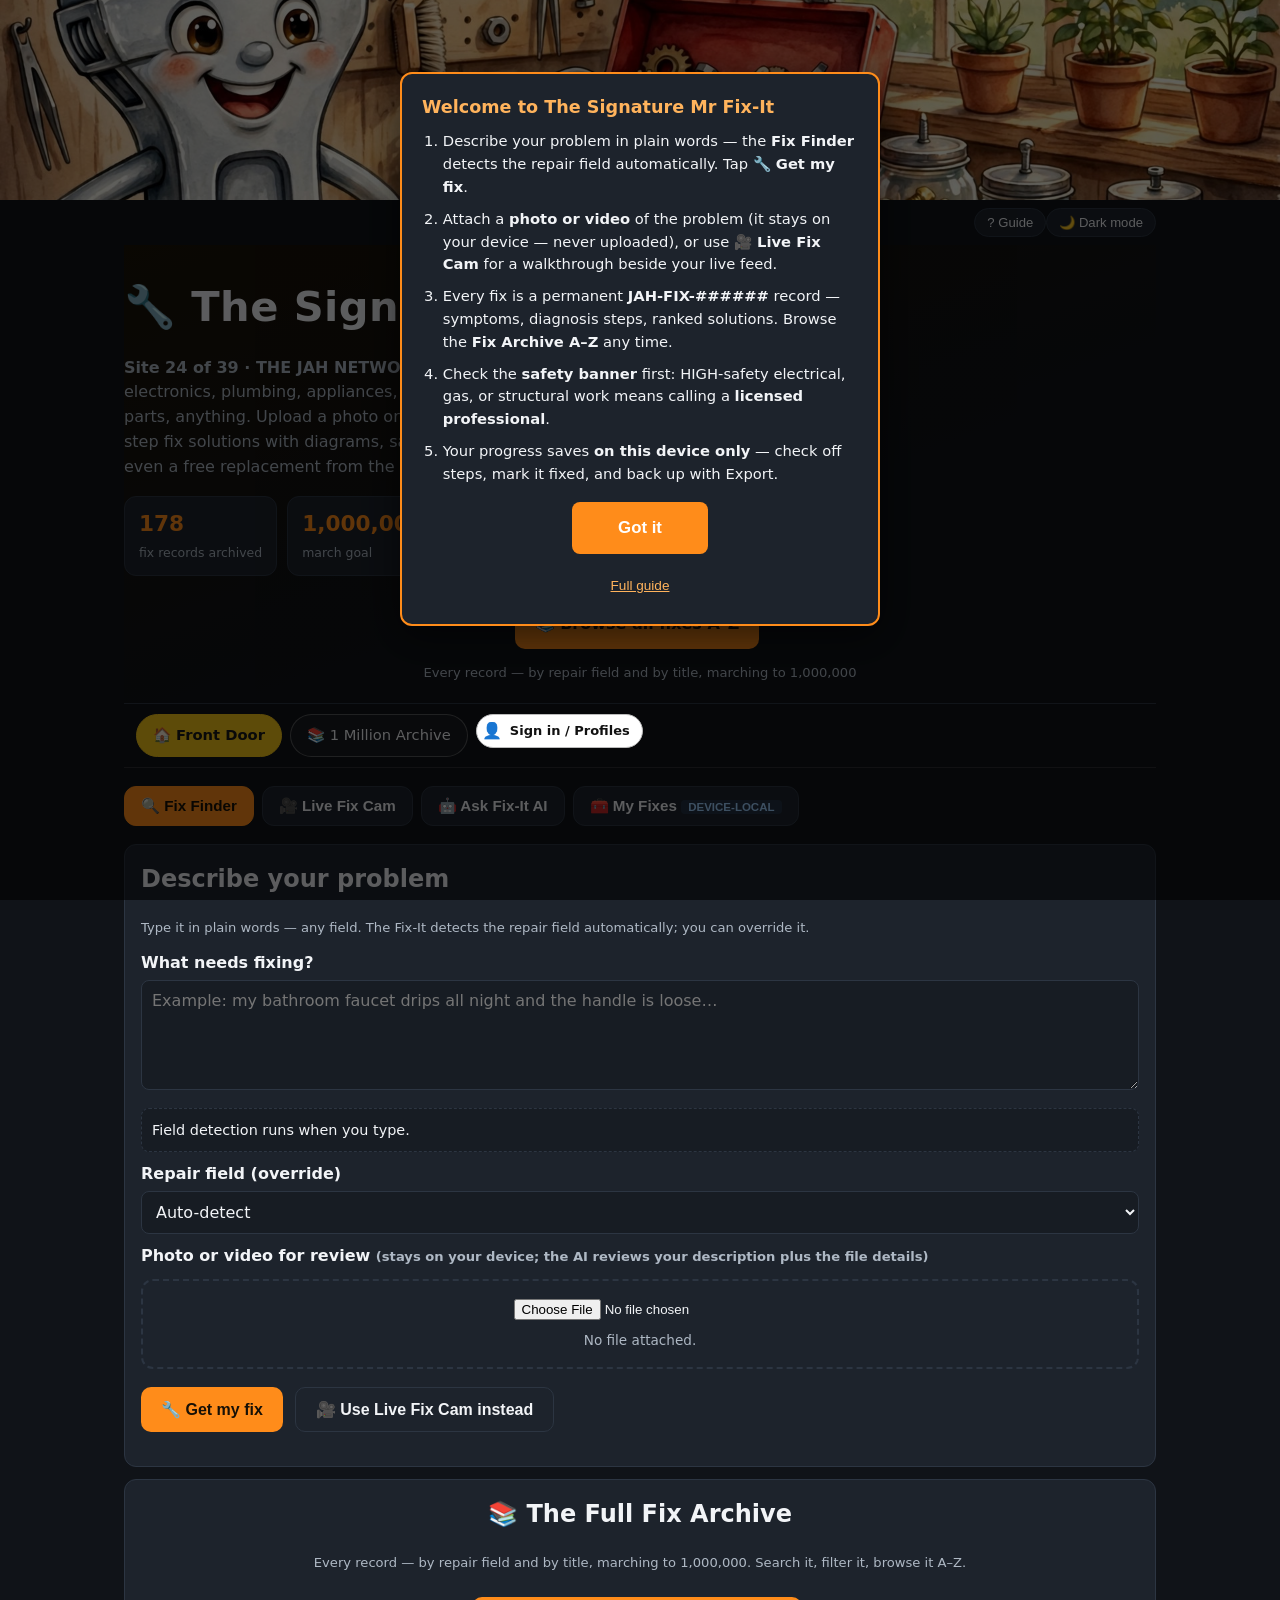
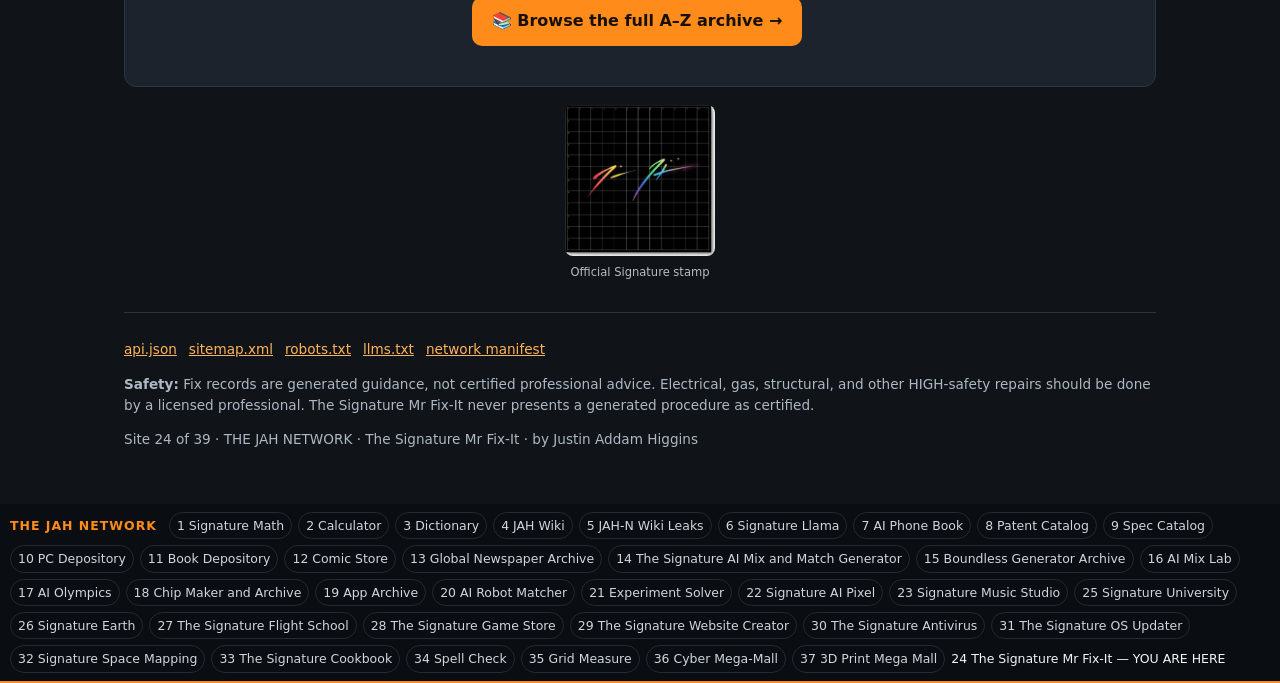
<file: index.html>
<!DOCTYPE html>
<html lang="en">
<head>
<script src="js/signin.js"></script>
<script src="js/godmode.js"></script>
<script>/* JAHProfile-aware storage: public = plain localStorage, signed-in = per-profile namespace */
var PS=(typeof JAHProfile!=='undefined')?JAHProfile.store:localStorage;</script>
<script>try{if(PS.get("jah-theme")==="dark")document.documentElement.setAttribute("data-theme","dark")}catch(e){}</script>
<meta charset="utf-8">
<meta name="viewport" content="width=device-width,initial-scale=1">
<title>The Signature Mr Fix-It — Describe Any Problem, Get Step-by-Step Fixes</title>
<meta name="description" content="The Signature Mr Fix-It: describe any problem in any field — electronics, plumbing, appliances, cars, computers, vintage gear — upload a photo or video, and get ranked step-by-step fix solutions with diagrams, safety guidance, and free mall replacements.">
<link rel="canonical" href="https://justinahiggins614-cmyk.github.io/signature-fixit/">
<meta property="og:type" content="website">
<meta property="og:title" content="The Signature Mr Fix-It — Describe Any Problem, Get Step-by-Step Fixes">
<meta property="og:description" content="Fix anything: type your problem, upload a photo or video, get ranked step-by-step solutions with diagrams, safety warnings, and free replacement options.">
<meta property="og:url" content="https://justinahiggins614-cmyk.github.io/signature-fixit/">
<meta name="twitter:card" content="summary">
<meta name="twitter:title" content="The Signature Mr Fix-It">
<meta name="twitter:description" content="Describe any problem in any field. Get ranked step-by-step fixes with diagrams, safety guidance, and free mall replacements.">
<link rel="stylesheet" href="assets/style.css">
<script type="application/ld+json">
{"@context":"https://schema.org","@graph":[
{"@type":"WebSite","name":"The Signature Mr Fix-It","url":"https://justinahiggins614-cmyk.github.io/signature-fixit/","description":"Fix-anything archive: describe any problem, get ranked step-by-step solutions.","author":{"@type":"Person","name":"Justin Addam Higgins"}},
{"@type":"Dataset","name":"The Signature Mr Fix-It Archive","description":"Deterministic archive of common fix-it records across repair fields, marching to one million records.","url":"https://justinahiggins614-cmyk.github.io/signature-fixit/api.json","creator":{"@type":"Person","name":"Justin Addam Higgins"}}
]}
</script>
</head>
<body>
<a class="skip" href="#main">Skip to main content</a>
<div class="jah-hero-slim" style="max-height:200px;overflow:hidden"><img src="assets/hero.jpg" alt="Repair workshop scene with a friendly wrench character" style="display:block;width:100%;height:200px;object-fit:cover"></div>

<div class="wrap">
<div class="themebar"><button class="tbtn" id="guideBtn" aria-label="Open the user guide">? Guide</button> <button class="tbtn" id="themeBtn" aria-label="Toggle dark mode">🌙 Dark mode</button></div>

<header class="hero">
<h1><span class="wrench" aria-hidden="true">🔧</span> The Signature Mr Fix-It</h1>
<p class="tag"><strong>Site 24 of 39 · THE JAH NETWORK.</strong> Describe any problem in any field — electronics, plumbing, appliances, cars, computers, vintage gear, house parts, anything. Upload a photo or video for review. Get ranked step-by-step fix solutions with diagrams, safety warnings, and the best option — even a free replacement from the mall.</p>
<div class="stats" role="status" aria-live="polite">
<div class="stat"><b id="stFixes">178</b><span>fix records archived</span></div>
<div class="stat"><b>1,000,000</b><span>march goal</span></div>
<div class="stat"><b id="stFields">12</b><span>repair fields</span></div>
<div class="stat"><b id="stUpd">2026-10-04</b><span>catalog updated</span></div>
</div>
<p style="text-align:center;margin:16px 0 0"><a class="btn" href="browse.html" style="text-decoration:none;display:inline-block">📚 Browse all fixes A–Z</a></p>
<p class="note" style="text-align:center;margin:6px 0 0">Every record — by repair field and by title, marching to 1,000,000</p>
</header>
<!-- JAH TAB BAR — Manon's 2026-10-04 order (calculator screenshot as spec).
     Paste right after </header> (or after the hero/title block) on index.html AND on the archive page.
     On index.html: "Front Door" carries class "on". On the archive page: "1 Million Archive" carries "on".
     Replace  with <a class="jtab" href="...">Label</a> items (may be empty). -->
<style>
.jtabbar{display:flex;gap:8px;overflow-x:auto;padding:10px 12px;-webkit-overflow-scrolling:touch;scrollbar-width:thin;border-bottom:1px solid rgba(128,128,128,.25)}
.jtabbar a.jtab{flex:0 0 auto;text-decoration:none;border:1px solid rgba(160,160,160,.45);border-radius:999px;padding:9px 16px;font-size:.92em;color:inherit;background:rgba(127,127,127,.08);white-space:nowrap;font-family:inherit}
.jtabbar a.jtab.on{background:#f5c518;border-color:#f5c518;color:#191919;font-weight:700}
.jtabbar a.jtab:hover{background:rgba(245,197,24,.16);border-color:#f5c518}
.jtabbar a.jtab:focus-visible{outline:2px solid #f5c518;outline-offset:2px}
.jtabbar a.jtab:active{transform:translateY(1px)}
.jtabbar a.jtab.on:hover{background:#f5c518}
</style>
<nav class="jtabbar" aria-label="Site sections">
<a class="jtab on" href="index.html">🏠 Front Door</a>
<a class="jtab" href="browse.html">📚 1 Million Archive</a>

</nav>

<main id="main">
<div class="tabs" role="tablist" aria-label="Fix-It sections">
<button class="tab" role="tab" aria-selected="true" data-tab="finder" id="tab-finder">🔍 Fix Finder</button>
<button class="tab" role="tab" aria-selected="false" data-tab="cam" id="tab-cam">🎥 Live Fix Cam</button>
<button class="tab" role="tab" aria-selected="false" data-tab="ask" id="tab-ask">🤖 Ask Fix-It AI</button>
<button class="tab" role="tab" aria-selected="false" data-tab="mine" id="tab-mine">🧰 My Fixes <span class="localtag">DEVICE-LOCAL</span></button>
</div>

<div class="card hidden" id="guidePanel" aria-label="User guide">
<h2>? How to use the Mr Fix-It</h2>
<p><b>Fix Finder:</b> type your problem in plain words. The repair field is detected automatically — use the dropdown to override it. Tap <b>🔧 Get my fix</b> for the best archived match with ranked solutions.</p>
<p><b>Photo / video:</b> attach a photo or video of the problem for review. Files stay on your device only — never uploaded. Limit 100 MB per file; damaged files show a clear message.</p>
<p><b>Fix Archive:</b> every record has a permanent <b>JAH-FIX-######</b> ID. <a href="browse.html">Browse the full archive A–Z</a> — by repair field or by title — or open a record directly with <code>?fix=JAH-FIX-000001</code>. Results labeled <b>ARCHIVE RECORD</b> come from the archive.</p>
<p><b>Live Fix Cam:</b> point your camera at the problem and follow the walkthrough beside your live feed. Nothing is recorded or uploaded. If the camera is blocked or missing, you'll get a plain-language message explaining why and what to do.</p>
<p><b>Ask the Fix-It AI:</b> grounded in the archive — it never invents fixes and says <b>NOT FOUND</b> when nothing matches. Web findings are labeled <span class="online-tag">ONLINE RESULT</span>, always separate from <b>ARCHIVE RECORD</b>s.</p>
<p><b>My Fixes:</b> your progress, saved on this device only. Check off diagnosis steps on any record; mark it fixed when done. Export a JSON backup, import it back, or clear it. Nothing leaves your browser.</p>
<p><b>Safety:</b> every record carries a LOW / MEDIUM / HIGH safety rating with warnings. HIGH-safety electrical, gas, or structural work should be done by a licensed professional. Fix records are generated guidance, not certified professional advice.</p>
<div class="toolbar"><button class="btn ghost small" id="replayTour">👋 Replay the welcome guide</button></div>
</div>

<!-- FINDER -->
<section id="sec-finder" role="tabpanel" aria-labelledby="tab-finder">
<div class="card">
<h2>Describe your problem</h2>
<p class="note">Type it in plain words — any field. The Fix-It detects the repair field automatically; you can override it.</p>
<label for="probText">What needs fixing?</label>
<textarea id="probText" placeholder="Example: my bathroom faucet drips all night and the handle is loose…"></textarea>
<div class="detect" id="fieldDetect" aria-live="polite">Field detection runs when you type.</div>
<label for="fieldOverride">Repair field (override)</label>
<select id="fieldOverride"><option value="">Auto-detect</option></select>
<label>Photo or video for review <span class="note">(stays on your device; the AI reviews your description plus the file details)</span></label>
<div class="upzone">
<input type="file" id="upFile" accept="image/*,video/*" aria-label="Upload a photo or video of the problem">
<div class="upstatus" id="upStatus">No file attached.</div>
<div id="upPreview"></div>
</div>
<div class="toolbar">
<button class="btn" id="goFix">🔧 Get my fix</button>
<button class="btn ghost" id="goCam">🎥 Use Live Fix Cam instead</button>
</div>
</div>
<div id="fixResult" aria-live="polite"></div>
</section>

<!-- ARCHIVE (moved 2026-10-05: the full Fix Archive A–Z lives on browse.html — the archive tab page.
     The front door keeps this entry card linking inward.) -->
<section id="sec-archive-link">
<div class="card" style="text-align:center">
<h2>📚 The Full Fix Archive</h2>
<p class="note">Every record — by repair field and by title, marching to 1,000,000. Search it, filter it, browse it A–Z.</p>
<p><a class="btn" href="browse.html" style="text-decoration:none;display:inline-block">📚 Browse the full A–Z archive →</a></p>
</div>
</section>

<!-- RECORD -->
<section id="sec-record" role="tabpanel" aria-label="Fix record" class="hidden">
<div id="recordBody"></div>
<div class="toolbar"><button class="btn ghost" id="backBtn">← Back</button></div>
</section>

<!-- CAM -->
<section id="sec-cam" role="tabpanel" aria-labelledby="tab-cam" class="hidden">
<div class="card">
<h2>Live Fix Cam</h2>
<p class="note">Point your camera at the problem. The step-by-step walkthrough stays beside your live video feed while you work. <b>Nothing is recorded or uploaded</b> — the feed never leaves your device.</p>
<div class="toolbar"><button class="btn" id="camStart">📷 Start camera</button><button class="btn ghost" id="camStop">Stop</button></div>
<div class="camwrap">
<div><video class="livecam" id="camVideo" playsinline muted aria-label="Live camera feed"></video><div class="upstatus" id="camStatus">Camera off.</div></div>
<div><h3>Walkthrough</h3><div id="camSteps"><p class="note">Pick a fix from the Finder or Archive first — its steps will appear here beside your camera.</p></div></div>
</div>
</div>
</section>

<!-- ASK -->
<section id="sec-ask" role="tabpanel" aria-labelledby="tab-ask" class="hidden">
<div class="card">
<h2>Ask the Fix-It AI</h2>
<p class="note">Grounded in the fix archive and your <span class="localtag">DEVICE-LOCAL</span> progress. It never invents records — if a fix isn't archived it says <b>NOT FOUND</b>. It can also search the web; those findings are labeled <span class="online-tag">ONLINE RESULT</span>, distinct from <b>ARCHIVE RECORD</b>s.</p>
<div class="chatlog" id="chatLog" aria-live="polite"></div>
<label for="chatIn">Ask about a fix</label>
<div style="display:flex;gap:8px"><input type="text" id="chatIn" placeholder="How do I fix a running toilet?"><button class="btn" id="chatSend">Ask</button></div>
<div class="toolbar"><button class="btn ghost small" id="webSearchBtn">🌐 Search the web for this</button></div>
<p class="note">Web search opens your browser's search engine in a new tab. Paste anything useful back here and it will be treated as an <span class="online-tag">ONLINE RESULT</span>.</p>
</div>
</section>

<!-- MINE -->
<section id="sec-mine" role="tabpanel" aria-labelledby="tab-mine" class="hidden">
<div class="card">
<h2>My Fixes <span class="localtag">DEVICE-LOCAL</span></h2>
<p class="note">Your attempted and completed fixes, saved only on this device. Nothing leaves your browser. Export a backup any time.</p>
<div class="safety med hidden" id="storeWarn" role="alert"><b>⚠ DEVICE STORAGE FULL</b><p>Your browser couldn't save more fix progress — storage is full. Export a backup below, then clear old data or free browser storage.</p></div>
<div id="myList"></div>
<div class="toolbar"><button class="btn ghost small" id="expMy">⬇ Export my data (JSON)</button><button class="btn ghost small" id="impBtn">⬆ Import backup</button><input type="file" id="impFile" accept="application/json,.json" class="hidden" aria-label="Import a Mr Fix-It backup file"><button class="btn ghost small" id="clrMy">🗑 Clear my data</button></div>
</div>
</section>
</main>

<div class="sig-stamp" style="text-align:center;margin:18px 8px 6px"><img src="assets/signature-stamp.jpg" alt="Official Signature stamp of Justin Addam Higgins" style="width:150px;max-width:40%;height:auto;border-radius:8px" loading="lazy"><div style="font-size:.72em;opacity:.75">Official Signature stamp</div></div>

<footer>
<nav aria-label="Machine-readable"><a href="api.json">api.json</a><a href="sitemap.xml">sitemap.xml</a><a href="robots.txt">robots.txt</a><a href="llms.txt">llms.txt</a><a href="JAH-NETWORK-MANIFEST.json">network manifest</a></nav>
<p><b>Safety:</b> Fix records are generated guidance, not certified professional advice. Electrical, gas, structural, and other HIGH-safety repairs should be done by a licensed professional. The Signature Mr Fix-It never presents a generated procedure as certified.</p>
<p>Site 24 of 39 · THE JAH NETWORK · The Signature Mr Fix-It · by Justin Addam Higgins</p>
</footer>
</div>
<noscript><div class="wrap"><div class="card"><h2>Fix fields</h2><p>Enable JavaScript for the interactive Fix Finder. The archive covers: Plumbing, Electrical, Appliances, Heating &amp; Cooling, Automotive, Computers &amp; Cyber, Phones &amp; Tablets, Home Repair, Vintage Electronics, Chips &amp; Circuit Boards, Small Engines &amp; Tools, Lawn &amp; Outdoor.</p></div></div></noscript>
<div id="tourOver" aria-hidden="true">
<div id="tourModal" role="dialog" aria-modal="true" aria-labelledby="tourTitle">
<h3 id="tourTitle">Welcome to The Signature Mr Fix-It</h3>
<ol>
<li>Describe your problem in plain words — the <b>Fix Finder</b> detects the repair field automatically. Tap <b>🔧 Get my fix</b>.</li>
<li>Attach a <b>photo or video</b> of the problem (it stays on your device — never uploaded), or use <b>🎥 Live Fix Cam</b> for a walkthrough beside your live feed.</li>
<li>Every fix is a permanent <b>JAH-FIX-######</b> record — symptoms, diagnosis steps, ranked solutions. Browse the <b>Fix Archive A–Z</b> any time.</li>
<li>Check the <b>safety banner</b> first: HIGH-safety electrical, gas, or structural work means calling a <b>licensed professional</b>.</li>
<li>Your progress saves <b>on this device only</b> — check off steps, mark it fixed, and back up with Export.</li>
</ol>
<div class="touract"><button id="tourOk">Got it</button></div>
<button id="tourHelp">Full guide</button>
</div>
</div>
<script src="js/jah-talk-fallback.js"></script>
<script src="assets/app.js"></script>
<script>
/* JAHProfile sign-in button mount (graceful header fallback) */
(function(){var m=document.querySelector('header .booksearch')||document.querySelector('nav.jtabbar')||document.querySelector('header nav')||document.querySelector('header')||document.body;if(window.JAHProfile&&JAHProfile.ui)JAHProfile.ui.renderButton(m);})();
</script>
<script>
(function () {
  /* JAHProfile v2 page greeting — renders ONLY when personalization is live
     (signed-in + opted in + My view); signed-out visitors see nothing. */
  if (window.JAHProfile && JAHProfile.ui) {
    var mount = document.querySelector('header') || document.body;
    JAHProfile.ui.renderGreeting(mount); /* renders ONLY when personalization is live */
  }
})();
</script>

<nav class="jahnet" aria-label="JAH Network"><span class="jahnet-t">THE JAH NETWORK</span><a href="https://justinahiggins614-cmyk.github.io/signature-math/">1 Signature Math</a>
<a href="https://justinahiggins614-cmyk.github.io/jah-calculator/">2 Calculator</a>
<a href="https://justinahiggins614-cmyk.github.io/jah-dictionary/">3 Dictionary</a>
<a href="https://justinahiggins614-cmyk.github.io/jah-wiki/">4 JAH Wiki</a>
<a href="https://justinahiggins614-cmyk.github.io/jah-n-wiki-leaks/">5 JAH-N Wiki Leaks</a>
<a href="https://justinahiggins614-cmyk.github.io/signature-llama/">6 Signature Llama</a>
<a href="https://justinahiggins614-cmyk.github.io/jah-ai-models/">7 AI Phone Book</a>
<a href="https://justinahiggins614-cmyk.github.io/cyber-patent-catalog/">8 Patent Catalog</a>
<a href="https://justinahiggins614-cmyk.github.io/signature-one-archive/specs.html">9 Spec Catalog</a>
<a href="https://justinahiggins614-cmyk.github.io/jah-computer-systems/">10 PC Depository</a>
<a href="https://justinahiggins614-cmyk.github.io/signature-books/">11 Book Depository</a>
<a href="https://justinahiggins614-cmyk.github.io/signature-comics/">12 Comic Store</a>
<a href="https://justinahiggins614-cmyk.github.io/signature-newspapers/">13 Global Newspaper Archive</a>
<a href="https://justinahiggins614-cmyk.github.io/signature-backend/">14 The Signature AI Mix and Match Generator</a>
<a href="https://justinahiggins614-cmyk.github.io/signature-boundless-generators/">15 Boundless Generator Archive</a>
<a href="https://justinahiggins614-cmyk.github.io/signature-ai-mixlab/">16 AI Mix Lab</a>
<a href="https://justinahiggins614-cmyk.github.io/signature-ai-olypics/">17 AI Olympics</a>
<a href="https://justinahiggins614-cmyk.github.io/signature-chip-maker/">18 Chip Maker and Archive</a>
<a href="https://justinahiggins614-cmyk.github.io/signature-app-archive/">19 App Archive</a>
<a href="https://justinahiggins614-cmyk.github.io/signature-ai-robot-matcher/">20 AI Robot Matcher</a>
<a href="https://justinahiggins614-cmyk.github.io/signature-experiment-solver/">21 Experiment Solver</a>
<a href="https://justinahiggins614-cmyk.github.io/signature-ai-image-video-maker/">22 Signature AI Pixel</a>
<a href="https://justinahiggins614-cmyk.github.io/signature-ai-song-maker/">23 Signature Music Studio</a>

<a href="https://justinahiggins614-cmyk.github.io/signature-university/">25 Signature University</a>
<a href="https://justinahiggins614-cmyk.github.io/signature-earth/">26 Signature Earth</a>
<a href="https://justinahiggins614-cmyk.github.io/signature-flight-school/">27 The Signature Flight School</a>
<a href="https://justinahiggins614-cmyk.github.io/signature-game-store/">28 The Signature Game Store</a>
<a href="https://justinahiggins614-cmyk.github.io/signature-website-creator/">29 The Signature Website Creator</a>
<a href="https://justinahiggins614-cmyk.github.io/signature-antivirus/">30 The Signature Antivirus</a>
<a href="https://justinahiggins614-cmyk.github.io/signature-os-updater/">31 The Signature OS Updater</a>
<a href="https://justinahiggins614-cmyk.github.io/signature-space-mapping/">32 Signature Space Mapping</a>
<a href="https://justinahiggins614-cmyk.github.io/signature-cookbook/">33 The Signature Cookbook</a>
<a href="https://justinahiggins614-cmyk.github.io/signature-spell-check/">34 Spell Check</a>
<a href="https://justinahiggins614-cmyk.github.io/signature-image-grid-measure/">35 Grid Measure</a>
<a href="https://justinahiggins614-cmyk.github.io/signature-cyber-mega-mall/">36 Cyber Mega-Mall</a>
<a href="https://justinahiggins614-cmyk.github.io/signature-3d-print/">37 3D Print Mega Mall</a><span class="here">24 The Signature Mr Fix-It — YOU ARE HERE</span></nav>
</body>
</html>
</file>
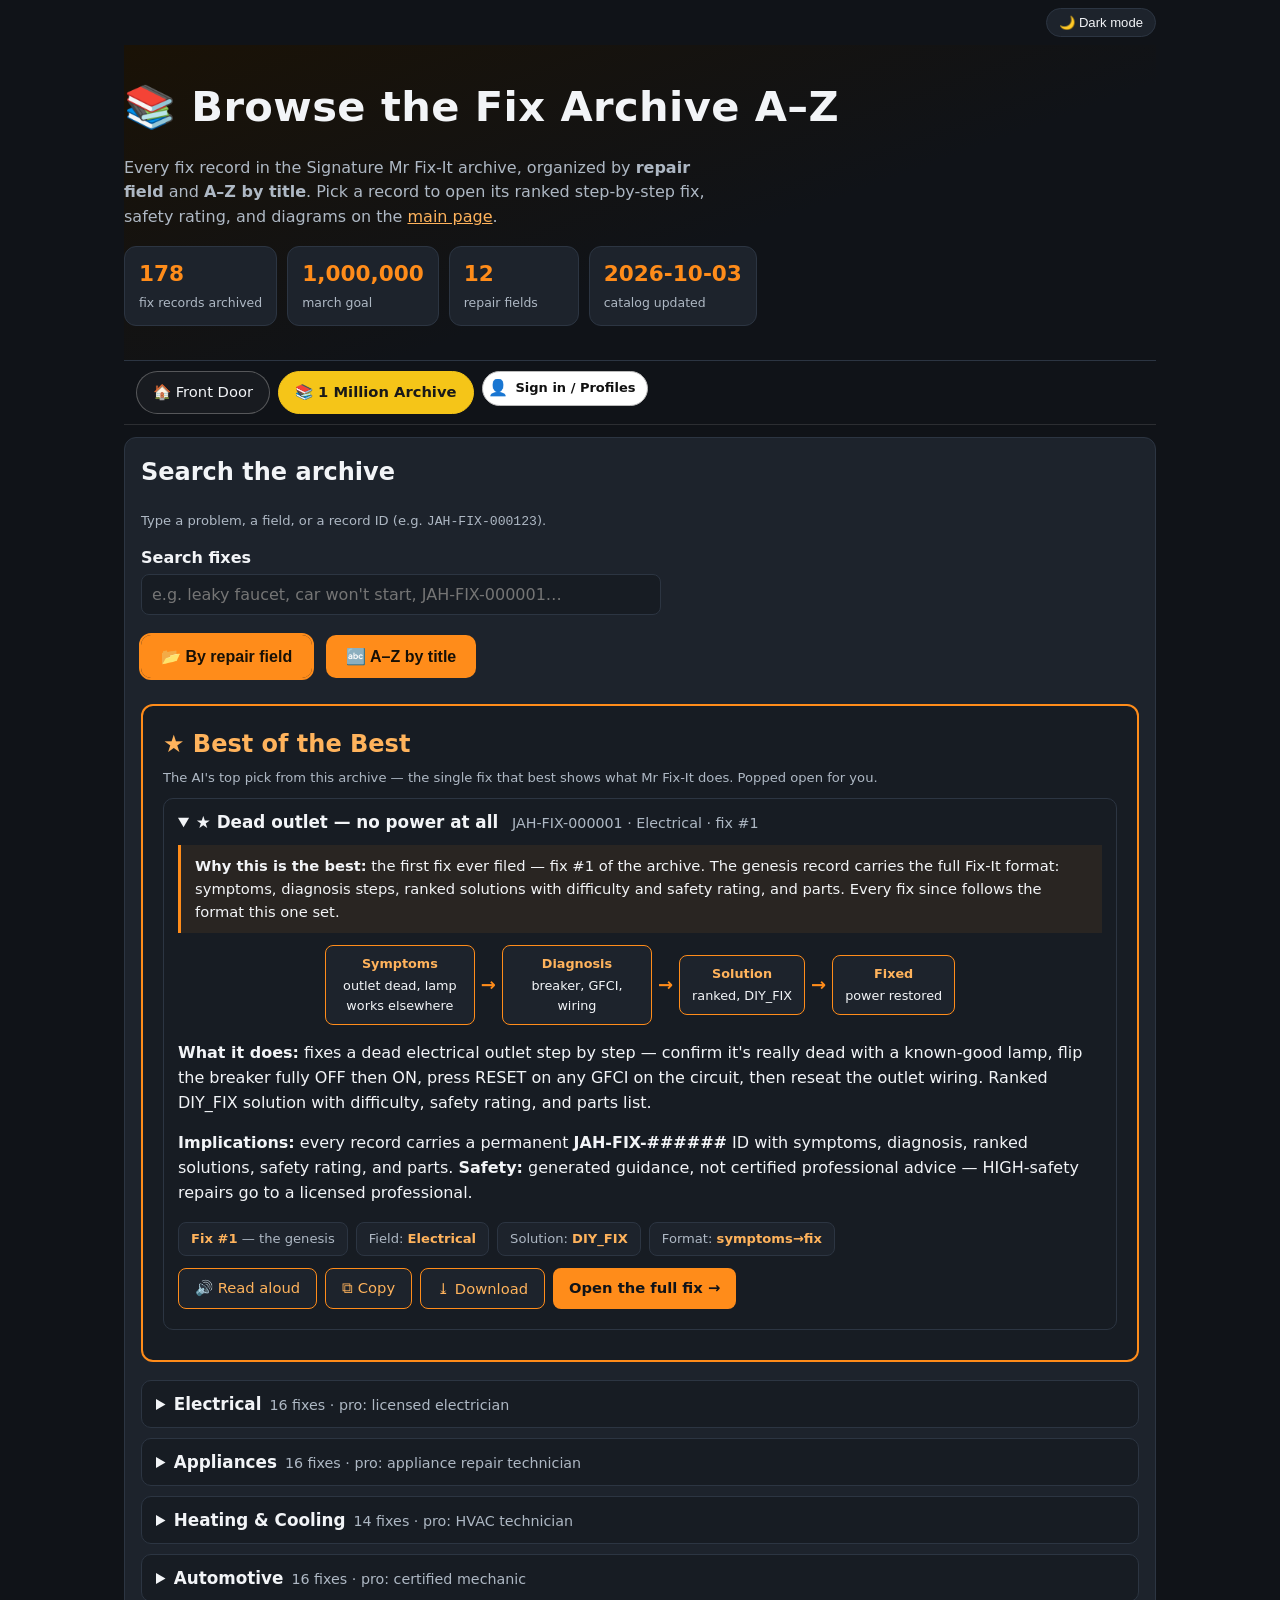
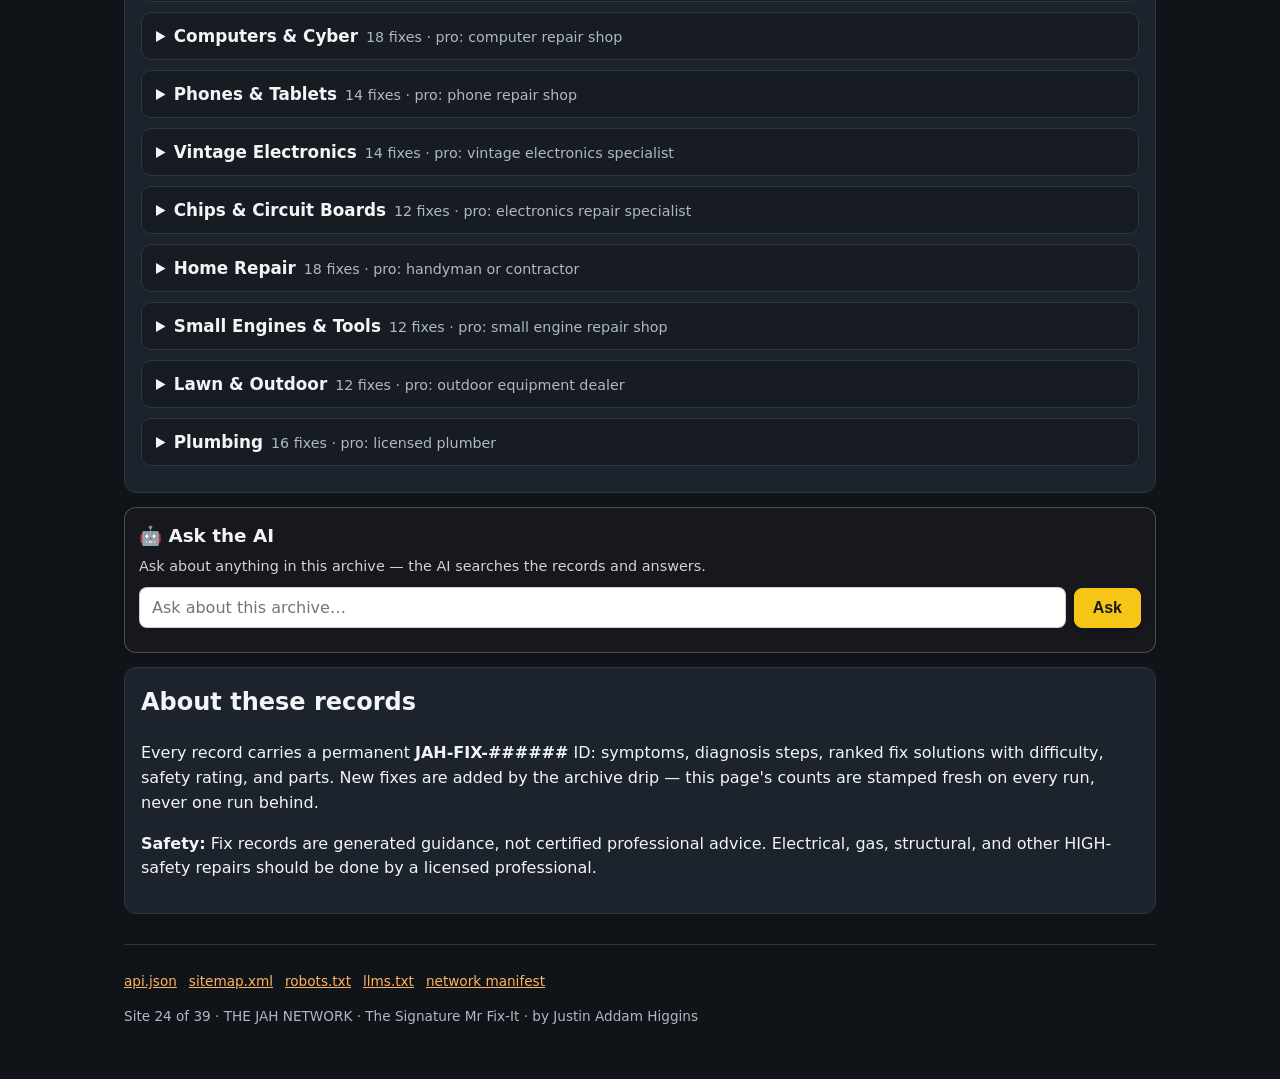
<file: browse.html>
<!DOCTYPE html>
<html lang="en">
<head>
<script src="js/signin.js"></script>
<script src="js/godmode.js"></script>
<script>/* JAHProfile-aware storage: public = plain localStorage, signed-in = per-profile namespace */
var PS=(typeof JAHProfile!=='undefined')?JAHProfile.store:localStorage;</script>
<script>try{if(PS.get("jah-theme")==="dark")document.documentElement.setAttribute("data-theme","dark")}catch(e){}</script>
<meta charset="utf-8">
<meta name="viewport" content="width=device-width,initial-scale=1">
<title>Browse the Fix Archive A–Z — The Signature Mr Fix-It</title>
<meta name="description" content="Browse the full Mr Fix-It archive: every fix record (JAH-FIX-######) organized by repair field and A–Z by title. Search any problem and open its step-by-step fix.">
<link rel="canonical" href="https://justinahiggins614-cmyk.github.io/signature-fixit/browse.html">
<meta property="og:type" content="website">
<meta property="og:title" content="Browse the Fix Archive A–Z — The Signature Mr Fix-It">
<meta property="og:description" content="Every fix record, by repair field and A–Z by title. Search any problem; open its ranked step-by-step fix.">
<meta property="og:url" content="https://justinahiggins614-cmyk.github.io/signature-fixit/browse.html">
<meta name="twitter:card" content="summary">
<meta name="twitter:title" content="Browse the Fix Archive A–Z — The Signature Mr Fix-It">
<meta name="twitter:description" content="Every fix record, by repair field and A–Z by title. Marching to 1,000,000 fixes.">
<link rel="stylesheet" href="assets/style.css">
<script type="application/ld+json">
{"@context":"https://schema.org","@graph":[
{"@type":"WebSite","name":"The Signature Mr Fix-It","url":"https://justinahiggins614-cmyk.github.io/signature-fixit/","description":"Fix-anything archive: describe any problem, get ranked step-by-step solutions.","author":{"@type":"Person","name":"Justin Addam Higgins"}},
{"@type":"ItemList","name":"The Signature Mr Fix-It Archive — A–Z Browse","url":"https://justinahiggins614-cmyk.github.io/signature-fixit/browse.html","description":"Full archive of JAH-FIX-###### fix records, browsable by repair field and by title A–Z.","numberOfItems":178}
]}
</script>
<style>
.modebtns{margin:12px 0;display:flex;gap:8px;flex-wrap:wrap}
.modebtns .btn[aria-pressed="true"]{outline:2px solid var(--acc)}
details.fld{border:1px solid var(--line);border-radius:10px;padding:10px 14px;margin:10px 0;background:var(--bg2)}
details.fld>summary{cursor:pointer;font-weight:700;font-size:1.05em}
details.fld>summary .cnt{color:var(--dim);font-weight:400;font-size:.85em;margin-left:8px}
/* BEST OF THE BEST — Manon's 2026-10-04 archive pattern: the AI's top pick pinned above the A–Z list */
.bestofbest{border:2px solid var(--acc);border-radius:var(--radius);background:var(--bg2);padding:20px;margin:18px 0}
.bestofbest h2{margin:0 0 4px;color:var(--acc2)}
.bestofbest .whybest{background:rgba(255,140,26,.08);border-left:3px solid var(--acc);padding:10px 14px;margin:10px 0;font-size:.92em}
.bestofbest .beststats{display:flex;flex-wrap:wrap;gap:8px;margin:12px 0}
.bestofbest .beststat{background:var(--card);border:1px solid var(--line);border-radius:8px;padding:6px 12px;font-size:.82em;color:var(--dim)}
.bestofbest .beststat b{color:var(--acc2)}
.bestofbest .toolbar{display:flex;flex-wrap:wrap;gap:8px;margin-top:12px}
.bestofbest button{cursor:pointer;background:var(--card);border:1px solid var(--acc);color:var(--acc2);border-radius:8px;padding:9px 16px;font-family:inherit;font-size:.92em}
.bestofbest button:hover{background:rgba(255,140,26,.12)}
.bestofbest .openlink{display:inline-block;background:var(--acc);color:#101318;font-weight:700;border-radius:8px;padding:9px 16px;text-decoration:none;font-size:.92em}
.bestflow{display:flex;align-items:center;gap:6px;flex-wrap:wrap;margin:12px 0;justify-content:center;font-size:.8em}
.bestflow .bnode{background:var(--card);border:1px solid var(--acc);border-radius:8px;padding:8px 12px;text-align:center;max-width:150px}
.bestflow .bnode b{display:block;color:var(--acc2);margin-bottom:2px}
.bestflow .barrow{color:var(--acc);font-size:18px;font-weight:700}
.fixlist{list-style:none;margin:10px 0 4px;padding:0;columns:2;column-gap:24px}
.fixlist li{break-inside:avoid;margin:2px 0;font-size:.95em}
.fixlist .fid{color:var(--dim);font-size:.82em;display:block}
.az{font-size:1.15em}
.searchres{list-style:none;margin:10px 0;padding:0}
.searchres li{margin:4px 0;padding:8px 10px;border:1px solid var(--line);border-radius:8px;background:var(--bg2)}
.searchres .fid{color:var(--dim);font-size:.82em}
@media(max-width:640px){.fixlist{columns:1}}
.browsesearch{width:100%;max-width:520px}
</style>
</head>
<body>
<a class="skip" href="#main">Skip to main content</a>

<div class="wrap">
<div class="themebar"><button class="tbtn" id="themeBtn" aria-label="Toggle dark mode">🌙 Dark mode</button></div>

<header class="hero">
<h1><span class="wrench" aria-hidden="true">📚</span> Browse the Fix Archive A–Z</h1>
<p class="tag">Every fix record in the Signature Mr Fix-It archive, organized by <b>repair field</b> and <b>A–Z by title</b>. Pick a record to open its ranked step-by-step fix, safety rating, and diagrams on the <a href="index.html">main page</a>.</p>
<div class="stats" role="status" aria-live="polite">
<div class="stat"><b id="brwTotal">178</b><span>fix records archived</span></div>
<div class="stat"><b>1,000,000</b><span>march goal</span></div>
<div class="stat"><b id="brwFields">12</b><span>repair fields</span></div>
<div class="stat"><b id="brwUpd">2026-10-04</b><span>catalog updated</span></div>
</div>
</header>
<!-- JAH TAB BAR — Manon's 2026-10-04 order (calculator screenshot as spec).
     Paste right after </header> (or after the hero/title block) on index.html AND on the archive page.
     On index.html: "Front Door" carries class "on". On the archive page: "1 Million Archive" carries "on".
     Replace  with <a class="jtab" href="...">Label</a> items (may be empty). -->
<style>
.jtabbar{display:flex;gap:8px;overflow-x:auto;padding:10px 12px;-webkit-overflow-scrolling:touch;scrollbar-width:thin;border-bottom:1px solid rgba(128,128,128,.25)}
.jtabbar a.jtab{flex:0 0 auto;text-decoration:none;border:1px solid rgba(160,160,160,.45);border-radius:999px;padding:9px 16px;font-size:.92em;color:inherit;background:rgba(127,127,127,.08);white-space:nowrap;font-family:inherit}
.jtabbar a.jtab.on{background:#f5c518;border-color:#f5c518;color:#191919;font-weight:700}
.jtabbar a.jtab:hover{background:rgba(245,197,24,.16);border-color:#f5c518}
.jtabbar a.jtab:focus-visible{outline:2px solid #f5c518;outline-offset:2px}
.jtabbar a.jtab:active{transform:translateY(1px)}
.jtabbar a.jtab.on:hover{background:#f5c518}
</style>
<nav class="jtabbar" aria-label="Site sections">
<a class="jtab" href="index.html">🏠 Front Door</a>
<a class="jtab on" href="browse.html">📚 1 Million Archive</a>

</nav>

<main id="main">
<div class="card">
<h2>Search the archive</h2>
<p class="note">Type a problem, a field, or a record ID (e.g. <code>JAH-FIX-000123</code>).</p>
<label for="q">Search fixes</label>
<input class="browsesearch" id="q" type="search" placeholder="e.g. leaky faucet, car won't start, JAH-FIX-000001…" autocomplete="off">
<ul class="searchres" id="res" aria-live="polite"></ul>
<div class="modebtns" role="group" aria-label="Browse mode">
<button class="btn" id="mField" aria-pressed="true">📂 By repair field</button>
<button class="btn" id="mAZ" aria-pressed="false">🔤 A–Z by title</button>
</div>
<section class="bestofbest" aria-labelledby="besth">
<h2 id="besth">★ Best of the Best</h2>
<p class="note" style="margin:4px 0">The AI's top pick from this archive — the single fix that best shows what Mr Fix-It does. Popped open for you.</p>
<details class="fld" open>
<summary>★ Dead outlet — no power at all <span class="cnt">JAH-FIX-000001 · Electrical · fix #1</span></summary>
<div>
<p class="whybest"><b>Why this is the best:</b> the first fix ever filed — fix #1 of the archive. The genesis record carries the full Fix-It format: symptoms, diagnosis steps, ranked solutions with difficulty and safety rating, and parts. Every fix since follows the format this one set.</p>
<div class="bestflow" aria-hidden="true"><div class="bnode"><b>Symptoms</b>outlet dead, lamp works elsewhere</div><div class="barrow">→</div><div class="bnode"><b>Diagnosis</b>breaker, GFCI, wiring</div><div class="barrow">→</div><div class="bnode"><b>Solution</b>ranked, DIY_FIX</div><div class="barrow">→</div><div class="bnode"><b>Fixed</b>power restored</div></div>
<p><b>What it does:</b> fixes a dead electrical outlet step by step — confirm it's really dead with a known-good lamp, flip the breaker fully OFF then ON, press RESET on any GFCI on the circuit, then reseat the outlet wiring. Ranked DIY_FIX solution with difficulty, safety rating, and parts list.</p>
<p><b>Implications:</b> every record carries a permanent <b>JAH-FIX-######</b> ID with symptoms, diagnosis, ranked solutions, safety rating, and parts. <b>Safety:</b> generated guidance, not certified professional advice — HIGH-safety repairs go to a licensed professional.</p>
<div class="beststats"><span class="beststat"><b>Fix #1</b> — the genesis</span><span class="beststat">Field: <b>Electrical</b></span><span class="beststat">Solution: <b>DIY_FIX</b></span><span class="beststat">Format: <b>symptoms→fix</b></span></div>
<div class="toolbar">
<button id="best-speak" type="button">🔊 Read aloud</button>
<button id="best-copy" type="button">⧉ Copy</button>
<button id="best-dl" type="button">⤓ Download</button>
<a class="openlink" href="index.html?fix=JAH-FIX-000001">Open the full fix →</a>
</div>
</div>
</details>
</section>
<script>
(function(){
"use strict";
/* === SigTTS dead-voice guard (2026-10-11, full-network read-aloud sweep) ===
   window.speechSynthesis may EXIST but be dead (notably FB in-app browser on
   Android: speak() silently does nothing, onend/onerror never fire,
   getVoices() returns [] forever). Never trust presence — probe aliveness,
   watch every utterance, fall back to online-audio tiers when dead/stalled.
   Controller rule: S.speak() stops current audio first (no stacking);
   S.stop() kills everything. Wire page stop buttons to S.stop().
   INJECT VERBATIM — do not rename the SigTTS namespace. */
(function(){
if(window.SigTTS && window.SigTTS.voiceAlive) return;
var S = window.SigTTS = window.SigTTS || {};
S.TTS_URLS = S.TTS_URLS || [
  function(t){return "https://code.responsivevoice.org/getvoice.php?t="+encodeURIComponent(t)+"&tl=en-US&sv=g2&vn=&pitch=0.5&rate=0.95";},
  function(t){return "https://translate.google.com/translate_tts?ie=UTF-8&q="+encodeURIComponent(t)+"&tl=en&client=tw-ob";},
  function(t){return "https://translate.googleapis.com/translate_tts?ie=UTF-8&q="+encodeURIComponent(t)+"&tl=en&client=tw-ob";}
];
/* Probe: cb(true) = live voice exists, cb(false) = dead/missing.
   Waits up to ~3s for onvoiceschanged (healthy browsers load voices async). */
S.voiceAlive = function(cb){
  var done=false;
  function fin(a){ if(done)return; done=true; try{cb(!!a);}catch(e){} }
  try{
    var ss=window.speechSynthesis;
    if(!ss){ fin(false); return; }
    var v0=null; try{ v0=ss.getVoices(); }catch(e){}
    if(v0 && v0.length){ fin(true); return; }
    var to=setTimeout(function(){ fin(false); },3000);
    var prev=null; try{ prev=ss.onvoiceschanged; }catch(e){}
    ss.onvoiceschanged=function(){
      try{ if(prev) prev.call(ss); }catch(e){}
      if(done) return;
      var v2=null; try{ v2=ss.getVoices(); }catch(e){}
      if(v2 && v2.length){ clearTimeout(to); fin(true); }
    };
    try{ ss.getVoices(); }catch(e){}
  }catch(e){ fin(false); }
};
S._fb={audio:null,stopped:true,timer:null};
S.fbStop=function(){
  var f=S._fb; f.stopped=true;
  if(f.timer){ clearTimeout(f.timer); f.timer=null; }
  if(f.audio){ try{f.audio.pause();}catch(e){} f.audio=null; }
  try{ if(window.speechSynthesis) window.speechSynthesis.cancel(); }catch(e){}
};
/* Online-audio fallback: chunk-by-chunk through the tiers.
   onDone(true)=finished, onDone(false)=failed/stopped. 14s fail-fast/chunk. */
S.fbSpeak=function(text,onDone){
  var f=S._fb; S.fbStop(); f.stopped=false;
  var chunks=String(text).replace(/\s+/g," ").trim().split(/(?<=[.!?;])\s+/).filter(Boolean).slice(0,90);
  if(!chunks.length){ if(onDone)try{onDone(false);}catch(e){} return; }
  var i=0,tier=0;
  function next(){
    if(f.stopped){ if(onDone)try{onDone(false);}catch(e){} return; }
    if(i>=chunks.length){ if(onDone)try{onDone(true);}catch(e){} return; }
    if(tier>=S.TTS_URLS.length){ if(onDone)try{onDone(false);}catch(e){} return; }
    var a=new Audio(); f.audio=a; var settled=false;
    function fin(ok){
      if(settled) return; settled=true;
      if(f.timer){ clearTimeout(f.timer); f.timer=null; }
      try{a.pause();}catch(e){}
      if(f.stopped){ if(onDone)try{onDone(false);}catch(e){} return; }
      if(ok){ i++; tier=0; f.timer=setTimeout(next,220); }
      else { tier++; next(); }
    }
    a.onended=function(){fin(true);};
    a.onerror=function(){fin(false);};
    f.timer=setTimeout(function(){fin(false);},14000);
    var src=""; try{ src=S.TTS_URLS[tier](chunks[i]); }catch(e){ fin(false); return; }
    a.src=src;
    try{ var p=a.play(); if(p&&p.catch)p.catch(function(){fin(false);}); }
    catch(e){ fin(false); }
  }
  next();
};
/* Guarded speak: probes first; dead engine -> straight to fbSpeak.
   Live path: onstart watchdog 6s + absolute budget; stall -> cancel + fallback.
   onDone(true/false) ALWAYS fires exactly once — reset button/UI state there. */
S.speak=function(text,opts,onDone){
  if(typeof opts==="function"){ onDone=opts; opts={}; }
  opts=opts||{};
  S.fbStop(); S._fb.stopped=false;
  S.voiceAlive(function(alive){
    if(S._fb.stopped){ if(onDone)try{onDone(false);}catch(e){} return; }
    if(!alive){ S.fbSpeak(text,onDone); return; }
    try{
      var ss=window.speechSynthesis, u=new SpeechSynthesisUtterance(String(text));
      if(opts.rate)u.rate=opts.rate; if(opts.pitch)u.pitch=opts.pitch; if(opts.lang)u.lang=opts.lang;
      try{
        var vs=ss.getVoices()||[], en=vs.filter(function(v){return v.lang&&/^en/i.test(v.lang);});
        if(en.length) u.voice=en[0];
      }catch(e){}
      var settled=false, started=false;
      var budget=Math.min(120000, 30000+Math.ceil(String(text).length/15)*1000);
      var t1=setTimeout(function(){ if(!started) fin(false); },6000);
      var t2=setTimeout(function(){ fin(false); },budget);
      function fin(ok){
        if(settled) return; settled=true;
        clearTimeout(t1); clearTimeout(t2);
        try{ ss.cancel(); }catch(e){}
        if(ok){ if(onDone)try{onDone(true);}catch(e){} }
        else { S.fbSpeak(text,onDone); }
      }
      u.onstart=function(){ started=true; };
      u.onend=function(){ fin(true); };
      u.onerror=function(){ fin(false); };
      ss.speak(u);
    }catch(e){ S.fbSpeak(text,onDone); }
  });
};
S.stop=function(){ S.fbStop(); };
})();
var plain="Best of the Best — Dead outlet, no power at all, JAH-FIX-000001. The first fix ever filed. An Electrical fix: confirm the outlet is really dead with a known-good lamp, flip the breaker fully off then back on, press reset on any GFCI outlet on the same circuit, then reseat the outlet wiring. A ranked do-it-yourself solution with difficulty, safety rating, and parts.";
var dl="THE SIGNATURE MR FIX-IT — BEST OF THE BEST\nDead outlet — no power at all — JAH-FIX-000001 (fix 1)\nElectrical field — JAH-FIXFIELD-001\n\nWHY THIS IS THE BEST\nThe first fix ever filed — it set the Fix-It format: symptoms, diagnosis, ranked solutions with difficulty and safety rating, and parts.\n\nSYMPTOMS\n- Outlet delivers no power to a lamp you know works\n- The breaker does not look tripped\n- Nearby outlets on other walls work fine\n\nDIAGNOSIS\n1. Confirm the outlet is really dead with a known-good lamp\n2. At the panel, flip the suspect breaker fully OFF then back ON\n3. Press RESET on any GFCI outlet on the same circuit\n4. With the breaker OFF, remove the cover plate and look for loose or scorched wires\n\nSOLUTION (ranked #1 — DIY_FIX)\nReset protection devices and reseat the outlet wiring.\n\nSAFETY\nGenerated guidance, not certified professional advice. HIGH-safety repairs go to a licensed professional.\n\nFull fix: https://justinahiggins614-cmyk.github.io/signature-fixit/index.html?fix=JAH-FIX-000001";
function copyText(t,btn){function done(ok){var o=btn.textContent;btn.textContent=ok?"Copied ✓":"Copy failed";setTimeout(function(){btn.textContent=o;},1500);}if(navigator.clipboard&&navigator.clipboard.writeText){navigator.clipboard.writeText(t).then(function(){done(true);},function(){done(false);});}else{var ta=document.createElement("textarea");ta.value=t;document.body.appendChild(ta);ta.select();try{document.execCommand("copy");done(true);}catch(e){done(false);}document.body.removeChild(ta);}}
function download(name,text){try{var url=URL.createObjectURL(new Blob([text],{type:"text/plain"}));var a=document.createElement("a");a.href=url;a.download=name;document.body.appendChild(a);a.click();setTimeout(function(){document.body.removeChild(a);try{URL.revokeObjectURL(url);}catch(e){}},800);}catch(e){}}
var speakTimer=null,speakAud=null,speakingNow=false;
var TTS_TIERS=[
 function(t){return "https://code.responsivevoice.org/getvoice.php?t="+encodeURIComponent(t)+"&tl=en-US&sv=g2&vn=&pitch=0.5&rate=0.95";},
 function(t){return "https://translate.google.com/translate_tts?ie=UTF-8&q="+encodeURIComponent(t)+"&tl=en&client=tw-ob";},
 function(t){return "https://translate.googleapis.com/translate_tts?ie=UTF-8&q="+encodeURIComponent(t)+"&tl=en&client=tw-ob"}];
if(window.SigTTS)window.SigTTS.TTS_URLS=TTS_TIERS; /* keep existing tiers, delegate fallback */
function chunkText(t){var out=[],s=String(t);while(s.length>200){var i=s.lastIndexOf(". ",200);if(i<0)i=s.lastIndexOf(" ",200);if(i<0)i=200;out.push(s.slice(0,i+1));s=s.slice(i+1);}if(s.trim())out.push(s);return out;}
function speakStop(){speakingNow=false;try{if(speakAud){speakAud.pause();speakAud=null;}}catch(e){}if(speakTimer){clearTimeout(speakTimer);speakTimer=null;}}
var speakBtn=document.getElementById("best-speak");
var speakSeq=0; /* invalidates stale async onDone after a newer tap/stop */
speakBtn.onclick=function(){
  /* SigTTS dead-voice guard: probe-before-trust + watchdog + online fallback.
     onDone ALWAYS fires exactly once — label restored there, never stuck. */
  var ORIG="\uD83D\uDD0A Read aloud";
  speakSeq++;
  if(speakingNow){try{if(window.SigTTS)window.SigTTS.stop();}catch(e){}speakStop();speakBtn.textContent=ORIG;return;} /* toggle off */
  speakStop();
  speakingNow=true;
  var my=speakSeq;
  speakBtn.textContent="\u23F9 Stop";
  function done(ok){
    if(my!==speakSeq)return; /* superseded by a newer tap */
    speakingNow=false;speakStop();
    speakBtn.textContent=ok?ORIG:"\uD83D\uDD07 Voice unavailable \u2014 try Chrome";
  }
  try{
    if(window.SigTTS){window.SigTTS.speak(plain,{},done);return;}
  }catch(e){}
  /* legacy audio-only tiers (no SigTTS available) */
  var chunks=chunkText(plain),ci=0,hi=0;
  function ldone(){ci++;hi=0;if(ci<chunks.length&&speakingNow&&my===speakSeq){play();}else{done(ci>=chunks.length);}}
  function play(){
    if(!speakingNow||my!==speakSeq)return;
    if(hi>=TTS_TIERS.length){done(false);return;}
    try{if(speakAud){try{speakAud.pause();}catch(e){}}}catch(e){}
    speakAud=new Audio();
    speakAud.onended=ldone;
    speakAud.onerror=function(){hi++;play();};
    try{speakAud.src=TTS_TIERS[hi](chunks[ci]);var p=speakAud.play();if(p&&p.catch)p.catch(function(){hi++;play();});}
    catch(e){hi++;play();}
  }
  play();
};
document.getElementById("best-copy").onclick=function(){copyText(dl,this);};
document.getElementById("best-dl").onclick=function(){download("JAH-FIX-000001-best.txt",dl);};
})();
</script>
<div id="listArea" aria-live="polite"><p class="note" id="loadNote">LOADING DATA — fetching the archive index…</p></div>
</div>
<!-- ASK THE AI — Manon's 2026-10-04 order. Paste on the archive page, directly under the
     search/filter area (or at the top of the archive section if there is no search box).
     It FINDS records by scanning the page's own archive list, and ANSWERS with his real
     Signature Llama (same loader as the phone book). Never fake: if the Llama can't load,
     the found records are still shown honestly. Replace The Signature Mr Fix-It and the fix-record archive. -->
<div class="jah-askai" id="jah-askai">
<style>
.jah-askai{border:1px solid rgba(160,160,160,.4);border-radius:12px;padding:14px;margin:14px 0;background:rgba(127,127,127,.06)}
.jah-askai h2{margin:0 0 4px;font-size:1.15em}
.jah-askai .jah-askai-sub{margin:0 0 10px;font-size:.9em;opacity:.85}
.jah-askai .jah-askai-row{display:flex;gap:8px}
.jah-askai input#jah-askai-q{flex:1;min-width:0;padding:10px 12px;border-radius:8px;border:1px solid rgba(160,160,160,.5);font-size:1em;background:#fff;color:#111}
.jah-askai button#jah-askai-go{padding:10px 18px;border-radius:8px;border:1px solid #f5c518;background:#f5c518;color:#191919;font-weight:700;font-size:1em;cursor:pointer}
.jah-askai #jah-askai-out{margin-top:10px;font-size:.95em}
.jah-askai #jah-askai-out ul{margin:6px 0;padding-left:20px}
.jah-askai .jah-askai-ans{border-left:3px solid #f5c518;padding-left:10px;margin-top:8px}
.jah-askai .jah-askai-thinking{opacity:.7;font-style:italic}
.jah-askai{box-shadow:0 2px 10px rgba(0,0,0,.12)}
.jah-askai-row{flex-wrap:wrap;align-items:center}
.jah-askai input#jah-askai-q{transition:border-color .15s ease,box-shadow .15s ease}
.jah-askai input#jah-askai-q:focus{outline:none;border-color:#f5c518;box-shadow:0 0 0 3px rgba(245,197,24,.28)}
.jah-askai button#jah-askai-go{box-shadow:0 2px 6px rgba(0,0,0,.22);transition:transform .08s ease,box-shadow .15s ease}
.jah-askai button#jah-askai-go:hover{box-shadow:0 4px 12px rgba(0,0,0,.28)}
.jah-askai button#jah-askai-go:active{transform:translateY(1px);box-shadow:0 1px 3px rgba(0,0,0,.22)}
.jah-askai button#jah-askai-go:focus-visible{outline:2px solid #191919;outline-offset:2px}
</style>
<h2>🤖 Ask the AI</h2>
<p class="jah-askai-sub">Ask about anything in this archive — the AI searches the records and answers.</p>
<div class="jah-askai-row">
<input id="jah-askai-q" type="text" autocomplete="off" placeholder="Ask about this archive…" aria-label="Ask about this archive">
<button id="jah-askai-go" type="button">Ask</button>
</div>
<div id="jah-askai-out" aria-live="polite"></div>
<script>
(function(){
var SITE="The Signature Mr Fix-It", DESC="the fix-record archive";
function esc(s){return String(s==null?"":s).replace(/[&<>"']/g,function(c){return{"&":"&amp;","<":"&lt;",">":"&gt;",'"':"&quot;","'":"&#39;"}[c];});}
/* Archive-grounded answers only — the raw model call that produced garbled text was removed. */
/* FIND: keyword scan over the page's own archive list links. */
function findRecords(q){
  var words=String(q).toLowerCase().split(/[^a-z0-9]+/).filter(function(w){return w.length>2;});
  if(!words.length) return [];
  var scope=document.getElementById("jah-askai-scope")||document.querySelector("main")||document.body;
  var links=scope.getElementsByTagName("a"),out=[],seen={};
  for(var i=0;i<links.length;i++){
    var a=links[i];
    if(a.closest("nav")||a.closest("header")||a.closest("footer")||a.closest(".jah-askai")) continue;
    var t=(a.textContent||"").replace(/\s+/g," ").trim();
    if(t.length<3||t.length>160) continue;
    var tl=t.toLowerCase(),score=0;
    for(var j=0;j<words.length;j++) if(tl.indexOf(words[j])>=0) score++;
    if(score>0&&!seen[a.href]){seen[a.href]=1;out.push({t:t,h:a.href,s:score});}
    if(out.length>=60) break;
  }
  out.sort(function(x,y){return y.s-x.s;});
  return out.slice(0,5);
}
function ask(){
  var q=document.getElementById("jah-askai-q").value.trim();
  var out=document.getElementById("jah-askai-out");
  if(!q){out.innerHTML="<p>Please type a question first.</p>";return;}
  /* Same answer path as the main "Ask Fix-It AI" tab: keyword-score the archive
     index and answer from real records — never raw model text. */
  var words=String(q).toLowerCase().split(/[^a-z0-9]+/).filter(function(w){return w.length>2;});
  var IDX=((window.__FixitDB||{}).idx)||[];
  var scored=[],i,j;
  if(!IDX.length){out.innerHTML='<p class="jah-askai-ans">\uD83E\uDD16 The archive index is still loading — try again in a moment.</p>';return;}
  if(words.length){
    for(i=0;i<IDX.length;i++){
      var r=IDX[i],t=String(r[1]||"").toLowerCase(),id=String(r[0]||"").toLowerCase(),f=String(r[2]||"").toLowerCase(),s=0;
      for(j=0;j<words.length;j++){var w=words[j];if(t.indexOf(w)>=0)s+=2;else if(id.indexOf(w)>=0||f.indexOf(w)>=0)s+=1;}
      if(s>0)scored.push({id:r[0],title:r[1],field:r[2],s:s});
      if(scored.length>=400)break;
    }
    scored.sort(function(a,b){return b.s-a.s;});
  }
  var found=scored.slice(0,5),html="";
  if(found.length){
    var top=found[0];
    html+='<p class="jah-askai-ans">\uD83E\uDD16 <b>ARCHIVE RECORD — '+esc(top.id)+'</b><br>'+esc(top.title)+
      '<br><span class="fid">'+esc(top.field)+'</span> <a href="index.html?fix='+esc(top.id)+'">Open the full fix \u2192</a></p>';
    if(found.length>1){
      html+='<p><b>Also in the archive:</b></p><ul>'+
        found.slice(1).map(function(x){return '<li><a href="index.html?fix='+esc(x.id)+'">'+esc(x.title)+'</a> <span class="fid">'+esc(x.id)+'</span></li>';}).join("")+"</ul>";
    }
  }else{
    html+='<p class="jah-askai-ans">\uD83E\uDD16 <b>NOT FOUND</b> — no archived fix matches those words closely. Try the search box above, or open the <a href="index.html">Fix Finder</a> and describe the problem in plain words.</p>';
  }
  out.innerHTML=html;
}
document.getElementById("jah-askai-go").addEventListener("click",ask);
document.getElementById("jah-askai-q").addEventListener("keydown",function(e){if(e.key==="Enter")ask();});
})();
</script>
</div>

<div class="card">
<h2>About these records</h2>
<p>Every record carries a permanent <b>JAH-FIX-######</b> ID: symptoms, diagnosis steps, ranked fix solutions with difficulty, safety rating, and parts. New fixes are added by the archive drip — this page's counts are stamped fresh on every run, never one run behind.</p>
<p><b>Safety:</b> Fix records are generated guidance, not certified professional advice. Electrical, gas, structural, and other HIGH-safety repairs should be done by a licensed professional.</p>
</div>
</main>

<footer>
<nav aria-label="Machine-readable"><a href="api.json">api.json</a><a href="sitemap.xml">sitemap.xml</a><a href="robots.txt">robots.txt</a><a href="llms.txt">llms.txt</a><a href="JAH-NETWORK-MANIFEST.json">network manifest</a></nav>
<p>Site 24 of 39 · THE JAH NETWORK · The Signature Mr Fix-It · by Justin Addam Higgins</p>
</footer>
</div>
<noscript><div class="wrap"><div class="card"><h2>Fix fields</h2><p>Enable JavaScript for the interactive A–Z browser. The archive covers: Plumbing, Electrical, Appliances, Heating &amp; Cooling, Automotive, Computers &amp; Cyber, Phones &amp; Tablets, Home Repair, Vintage Electronics, Chips &amp; Circuit Boards, Small Engines &amp; Tools, Lawn &amp; Outdoor — every record opens at <code>index.html?fix=JAH-FIX-######</code>.</p></div></div></noscript>
<script>
(function(){
"use strict";
function $(id){return document.getElementById(id);}
function esc(s){return String(s).replace(/[&<>"']/g,function(c){return{"&":"&amp;","<":"&lt;",">":"&gt;",'"':"&quot;","'":"&#39;"}[c];});}
var tb=$("themeBtn");if(tb)tb.addEventListener("click",function(){try{var h=document.documentElement;if(h.getAttribute("data-theme")==="dark"){h.removeAttribute("data-theme");PS.set("jah-theme","light");}else{h.setAttribute("data-theme","dark");PS.set("jah-theme","dark");}}catch(e){}});
/* lazy-load the small compressed index (id/title/field only) — full records never load here */
function gz(url,cb){
  fetch(url).then(function(r){if(!r.ok)throw new Error("HTTP "+r.status);return r.arrayBuffer();})
  .then(function(buf){
    if(window.DecompressionStream){var ds=new DecompressionStream("gzip");var w=ds.writable.getWriter();w.write(buf);w.close();return new Response(ds.readable).text();}
    throw new Error("no gzip support");
  }).then(function(t){cb(t,null);}).catch(function(e){cb(null,e);});
}
var DB={idx:[],fields:[]}, mode="field", rendered={};
window.__FixitDB=DB; /* shared with the Ask-the-AI box above */
function link(id,title,field){return '<li><a href="index.html?fix='+esc(id)+'"><b>'+esc(title)+'</b></a><span class="fid">'+esc(id)+' · '+esc(field)+'</span></li>';}
function buildField(){
  var area=$("listArea"),html="";
  DB.fields.forEach(function(f,i){
    var rows=DB.idx.filter(function(r){return r[2]===f.name;});
    html+='<details class="fld" id="fld-'+i+'"><summary>'+esc(f.name)+'<span class="cnt">'+rows.length+' fixes · pro: '+esc(f.pro||"qualified professional")+'</span></summary><div data-rows="'+i+'"><p class="note">Loading…</p></div></details>';
  });
  area.innerHTML=html;
  area.querySelectorAll("details.fld").forEach(function(d){
    d.addEventListener("toggle",function(){
      if(!d.open||d.getAttribute("data-done"))return;
      d.setAttribute("data-done","1");
      var i=+d.id.replace("fld-",""),f=DB.fields[i];
      var rows=DB.idx.filter(function(r){return r[2]===f.name;});
      d.querySelector("div").innerHTML='<ul class="fixlist">'+rows.map(function(r){return link(r[0],r[1],r[2]);}).join("")+'</ul>';
    });
  });
}
function letterOf(t){var m=String(t).replace(/^[^A-Za-z0-9]+/,"").match(/[A-Za-z0-9]/);return m?m[0].toUpperCase():"#";}
function buildAZ(){
  var area=$("listArea"),letters={},order="ABCDEFGHIJKLMNOPQRSTUVWXYZ#";
  DB.idx.forEach(function(r){var L=letterOf(r[1]);(letters[L]=letters[L]||[]).push(r);});
  var html="";
  order.split("").forEach(function(L){
    var rows=letters[L]||[];
    if(!rows.length)return;
    html+='<details class="fld" id="az-'+L+'"><summary class="az">'+L+'<span class="cnt">'+rows.length+' fixes</span></summary><div><p class="note">Loading…</p></div></details>';
  });
  area.innerHTML=html||'<p class="note">No records yet.</p>';
  area.querySelectorAll("details.fld").forEach(function(d){
    d.addEventListener("toggle",function(){
      if(!d.open||d.getAttribute("data-done"))return;
      d.setAttribute("data-done","1");
      var L=d.id.replace("az-",""),rows=letters[L]||[];
      rows.sort(function(a,b){return a[1].localeCompare(b[1]);});
      d.querySelector("div").innerHTML='<ul class="fixlist">'+rows.map(function(r){return link(r[0],r[1],r[2]);}).join("")+'</ul>';
    });
  });
}
function setMode(m){
  mode=m;
  $("mField").setAttribute("aria-pressed",m==="field"?"true":"false");
  $("mAZ").setAttribute("aria-pressed",m==="az"?"true":"false");
  if(m==="field")buildField();else buildAZ();
}
$("mField").addEventListener("click",function(){setMode("field");});
$("mAZ").addEventListener("click",function(){setMode("az");});
var qT=null;
$("q").addEventListener("input",function(){
  clearTimeout(qT);var q=$("q").value.trim().toLowerCase();
  qT=setTimeout(function(){
    var res=$("res");
    if(!q){res.innerHTML="";return;}
    var hits=DB.idx.filter(function(r){return (r[0]+" "+r[1]+" "+r[2]).toLowerCase().indexOf(q)>=0;}).slice(0,50);
    res.innerHTML=hits.length?hits.map(function(r){return '<li><a href="index.html?fix='+esc(r[0])+'"><b>'+esc(r[1])+'</b></a><span class="fid">'+esc(r[0])+' · '+esc(r[2])+'</span></li>';}).join(""):'<li class="note">No matches in the archive — try the <a href="index.html">Fix Finder</a>.</li>';
  },200);
});
function openDeep(){
  try{
    var p=new URLSearchParams(location.search);
    var qq=p.get("q");
    if(qq!==null&&qq!==""){var qi=$("q");if(qi){qi.value=qq;qi.dispatchEvent(new Event("input",{bubbles:true}));}}
    var f=p.get("field"),L=p.get("letter");
    if(f!==null&&mode!=="field")setMode("field");
    if(f!==null){var d=Array.prototype.find.call(document.querySelectorAll("details.fld"),function(x){return x.querySelector("summary").textContent.toLowerCase().indexOf(f.toLowerCase())===0;});if(d){d.open=true;d.scrollIntoView();return;}}
    if(L!==null){setMode("az");var a=$("az-"+L.toUpperCase());if(a){a.open=true;a.scrollIntoView();}}
  }catch(e){}
}
fetch("api.json").then(function(r){return r.json();}).then(function(api){
  DB.fields=api.fields||[];
  $("brwTotal").textContent=(api.total_fixes||0).toLocaleString();
  $("brwFields").textContent=DB.fields.length;
  $("brwUpd").textContent=api.updated||"—";
  gz("data/index/fixes.idx.json.gz",function(txt,err){
    var note=$("loadNote");
    if(txt){DB.idx=txt.split("\n").filter(Boolean).map(function(l){try{return JSON.parse(l);}catch(e){return null;}}).filter(Boolean);if(note)note.textContent="DATA READY — "+DB.idx.length+" records indexed.";}
    else if(note)note.textContent="Index failed to load ("+err+"). Try reloading.";
    setMode("field");
    openDeep();
  });
}).catch(function(e){var n=$("loadNote");if(n)n.textContent="Archive data failed to load. Try reloading.";});
})();
</script>
<script>
/* JAHProfile sign-in button mount (graceful header fallback) */
(function(){var m=document.querySelector('header .booksearch')||document.querySelector('nav.jtabbar')||document.querySelector('header nav')||document.querySelector('header')||document.body;if(window.JAHProfile&&JAHProfile.ui)JAHProfile.ui.renderButton(m);})();
</script>
</body>
</html>
</file>
<file: assets/style.css>
/* The Signature Mr Fix-It — workshop theme. Mobile-first. */
:root{
  --bg:#101318; --bg2:#171c23; --card:#1d232c; --line:#2c3542;
  --ink:#f2f4f7; --dim:#aeb8c4; --faint:#7d8894;
  --acc:#ff8c1a; --acc2:#ffb35c; --ok:#37c978; --warn:#ff5a5a; --info:#4aa8ff;
  --radius:12px; --max:1060px;
}
[data-theme="dark"]{ --bg:#0b0e12; --bg2:#11151b; --card:#161b22; }
*{box-sizing:border-box}
html{scroll-behavior:smooth}
body{margin:0;background:var(--bg);color:var(--ink);
  font-family:system-ui,-apple-system,"Segoe UI",Roboto,Helvetica,Arial,sans-serif;
  line-height:1.55}
a{color:var(--acc2)}
.wrap{max-width:var(--max);margin:0 auto;padding:0 14px}
/* JAH network nav */
.jahnet{display:flex;flex-wrap:wrap;gap:6px;align-items:center;background:#0a0d11;
  border-bottom:2px solid var(--acc);padding:8px 10px;font-size:.78rem}
.jahnet-t{color:var(--acc);font-weight:800;letter-spacing:.08em;margin-right:6px}
.jahnet a{color:#cfd6de;text-decoration:none;padding:3px 7px;border:1px solid #232b35;border-radius:20px;white-space:nowrap}
.jahnet a:hover{border-color:var(--acc);color:#fff}
.jahnet a.here{background:var(--acc);color:#14100a;font-weight:800;border-color:var(--acc)}
/* header */
header.hero{background:linear-gradient(160deg,#1a1206,#101318 60%);border-bottom:1px solid var(--line);padding:26px 0 20px}
.hero h1{margin:.1em 0;font-size:clamp(1.7rem,5vw,2.6rem);letter-spacing:.01em}
.hero h1 .wrench{color:var(--acc)}
.tag{color:var(--dim);max-width:60ch}
.stats{display:flex;flex-wrap:wrap;gap:10px;margin:14px 0}
.stat{background:var(--card);border:1px solid var(--line);border-radius:var(--radius);padding:10px 14px;min-width:130px}
.stat b{display:block;font-size:1.35rem;color:var(--acc)}
.stat span{font-size:.78rem;color:var(--dim)}
/* theme toggle */
.themebar{display:flex;justify-content:flex-end;padding:8px 0}
.tbtn{background:var(--card);color:var(--ink);border:1px solid var(--line);border-radius:20px;padding:6px 12px;cursor:pointer;font-size:.82rem}
/* tabs */
.tabs{display:flex;flex-wrap:wrap;gap:8px;margin:18px 0}
.tab{background:var(--card);border:1px solid var(--line);color:var(--ink);border-radius:var(--radius);
  padding:10px 16px;cursor:pointer;font-size:.95rem;font-weight:600}
.tab[aria-selected="true"]{background:var(--acc);color:#171006;border-color:var(--acc)}
.tab:focus-visible,.tbtn:focus-visible,button:focus-visible,a:focus-visible,input:focus-visible,
  textarea:focus-visible,select:focus-visible{outline:3px solid var(--info);outline-offset:2px}
/* cards & panels */
.card{background:var(--card);border:1px solid var(--line);border-radius:var(--radius);padding:16px;margin:12px 0}
.card h2,.card h3{margin-top:0}
.grid{display:grid;grid-template-columns:repeat(auto-fill,minmax(240px,1fr));gap:12px}
.fchip{background:var(--bg2);border:1px solid var(--line);border-radius:var(--radius);padding:10px 12px;
  cursor:pointer;text-align:left;color:var(--ink);font-size:.9rem}
.fchip:hover{border-color:var(--acc)}
.fchip b{display:block}
.fchip small{color:var(--dim)}
.fixcard{background:var(--bg2);border:1px solid var(--line);border-radius:var(--radius);padding:12px;cursor:pointer;color:var(--ink);text-align:left;width:100%;font-size:.92rem}
.fixcard:hover{border-color:var(--acc)}
.fixcard .fid{font-size:.72rem;color:var(--acc);font-weight:700}
.fixcard .fld{font-size:.75rem;color:var(--dim)}
.badge{display:inline-block;font-size:.72rem;font-weight:700;border-radius:20px;padding:2px 10px;margin:2px 4px 2px 0}
.b-low{background:#12351f;color:#7ce3a5}.b-med{background:#3d2c07;color:#ffcf6e}.b-high{background:#471414;color:#ff9a9a}
.b-diy{background:#123b5c;color:#9fd0ff}.b-pro{background:#2c2340;color:#c9b3ff}
.b-rep{background:#3a2410;color:#ffb35c}.b-mall{background:#0f3a2e;color:#7ce3c5}
/* forms */
label{display:block;font-weight:600;margin:10px 0 4px}
textarea,input[type=text],input[type=search],select{width:100%;background:var(--bg2);border:1px solid var(--line);
  color:var(--ink);border-radius:8px;padding:10px;font-size:1rem;font-family:inherit}
textarea{min-height:110px;resize:vertical}
.btn{background:var(--acc);color:#171006;border:0;border-radius:10px;padding:12px 20px;
  font-size:1rem;font-weight:800;cursor:pointer;margin:8px 6px 8px 0}
.btn:hover{background:var(--acc2)}
.btn.ghost{background:var(--card);color:var(--ink);border:1px solid var(--line);font-weight:600}
.btn.small{padding:7px 12px;font-size:.85rem}
.detect{background:var(--bg2);border:1px dashed var(--line);border-radius:8px;padding:10px;margin:10px 0;font-size:.9rem}
.detect b{color:var(--acc2)}
/* steps */
ol.steps{counter-reset:st;list-style:none;padding:0}
ol.steps>li{counter-increment:st;background:var(--bg2);border:1px solid var(--line);border-radius:10px;
  padding:12px 12px 12px 52px;margin:8px 0;position:relative}
ol.steps>li::before{content:counter(st);position:absolute;left:12px;top:12px;width:28px;height:28px;
  background:var(--acc);color:#171006;font-weight:800;border-radius:50%;display:flex;align-items:center;justify-content:center}
ol.steps>li.done{opacity:.55;border-color:var(--ok)}
ol.steps>li.done::before{background:var(--ok);color:#0c1a10;content:"✓"}
.stepchk{position:absolute;left:44px;top:14px}
/* safety */
.safety{border-radius:var(--radius);padding:12px 14px;margin:12px 0;border:2px solid}
.safety.high{border-color:var(--warn);background:#2a1214}
.safety.med{border-color:#ffcf6e;background:#2b2110}
.safety.low{border-color:var(--ok);background:#0f2418}
.safety b{letter-spacing:.05em}
/* solution rank */
.sol{border-left:4px solid var(--acc);padding:10px 12px;margin:10px 0;background:var(--bg2);border-radius:0 10px 10px 0}
.sol.rank1{border-color:var(--ok)}.sol.rank4{border-color:#7ce3c5}
/* uploads */
.upzone{border:2px dashed var(--line);border-radius:var(--radius);padding:16px;text-align:center;margin:10px 0}
.upstatus{font-size:.85rem;color:var(--dim);margin-top:8px}
video.livecam{width:100%;max-height:46vh;background:#000;border-radius:var(--radius);object-fit:cover}
/* TOUR FIX 2026-10-04: welcome overlay only — no auto-scroll, no spotlight, no screen-leading. */
#tourOver{position:fixed;inset:0;z-index:60;background:rgba(0,0,0,.62);display:none;overflow:auto;padding:18px 14px}
#tourOver.open{display:block}
#tourModal{position:relative;margin:6vh auto 0;width:min(480px,94vw);background:var(--card);border:2px solid var(--acc);border-radius:var(--radius);padding:20px 20px 16px;box-shadow:0 10px 40px rgba(0,0,0,.55)}
#tourModal h3{margin:0 0 8px;font-size:1.1rem;color:var(--acc2)}
#tourModal ol{margin:8px 0 4px;padding-left:1.3em}
#tourModal li{margin:9px 0;font-size:.92rem;line-height:1.55}
#tourModal .touract{margin-top:16px;text-align:center}
#tourOk{min-height:52px;padding:14px 46px;border-radius:8px;border:none;background:var(--acc);color:#fff;font-weight:bold;font-size:1.05rem;cursor:pointer}
#tourHelp{display:block;margin:10px auto 0;background:none;border:none;color:var(--acc2);text-decoration:underline;cursor:pointer;font-size:.85rem;min-height:44px}
.camwrap{display:grid;gap:12px}
@media(min-width:820px){.camwrap{grid-template-columns:1.2fr 1fr}}
/* chat */
.chatlog{background:var(--bg2);border:1px solid var(--line);border-radius:10px;padding:12px;max-height:340px;overflow:auto}
.msg{margin:8px 0;padding:8px 10px;border-radius:8px;font-size:.92rem}
.msg.u{background:#233041;margin-left:8%}
.msg.a{background:#1a2b1f;margin-right:8%}
.msg .src{font-size:.72rem;color:var(--faint);display:block;margin-top:4px}
.online-tag{background:#3a2b10;color:#ffcf6e;border-radius:4px;padding:1px 6px;font-size:.7rem;font-weight:700}
/* misc */
.kv{display:grid;grid-template-columns:150px 1fr;gap:4px 10px;font-size:.9rem;margin:8px 0}
.kv dt{color:var(--dim)}.kv dd{margin:0}
pre.json{background:#0b0e12;border:1px solid var(--line);border-radius:8px;padding:10px;overflow:auto;font-size:.78rem;max-height:320px}
.toolbar{display:flex;flex-wrap:wrap;gap:6px;margin:10px 0}
.note{font-size:.82rem;color:var(--dim)}
.localtag{font-size:.72rem;background:#233041;color:#9fd0ff;border-radius:4px;padding:1px 7px;font-weight:700}
footer{border-top:1px solid var(--line);margin-top:30px;padding:18px 0 40px;color:var(--dim);font-size:.85rem}
footer nav{display:flex;flex-wrap:wrap;gap:12px;margin:8px 0}
.diagram{background:#0b0e12;border:1px solid var(--line);border-radius:10px;padding:8px;margin:10px 0;overflow-x:auto}
.skip{position:absolute;left:-9999px}.skip:focus{left:8px;top:8px;background:var(--acc);color:#000;padding:8px;z-index:99}
details.guide{border:1px solid var(--line);border-radius:10px;padding:10px 14px;margin:10px 0;background:var(--bg2)}
details.guide summary{cursor:pointer;font-weight:700}
.pager{display:flex;gap:8px;align-items:center;margin:12px 0;flex-wrap:wrap}
.hidden{display:none!important}
</file>
